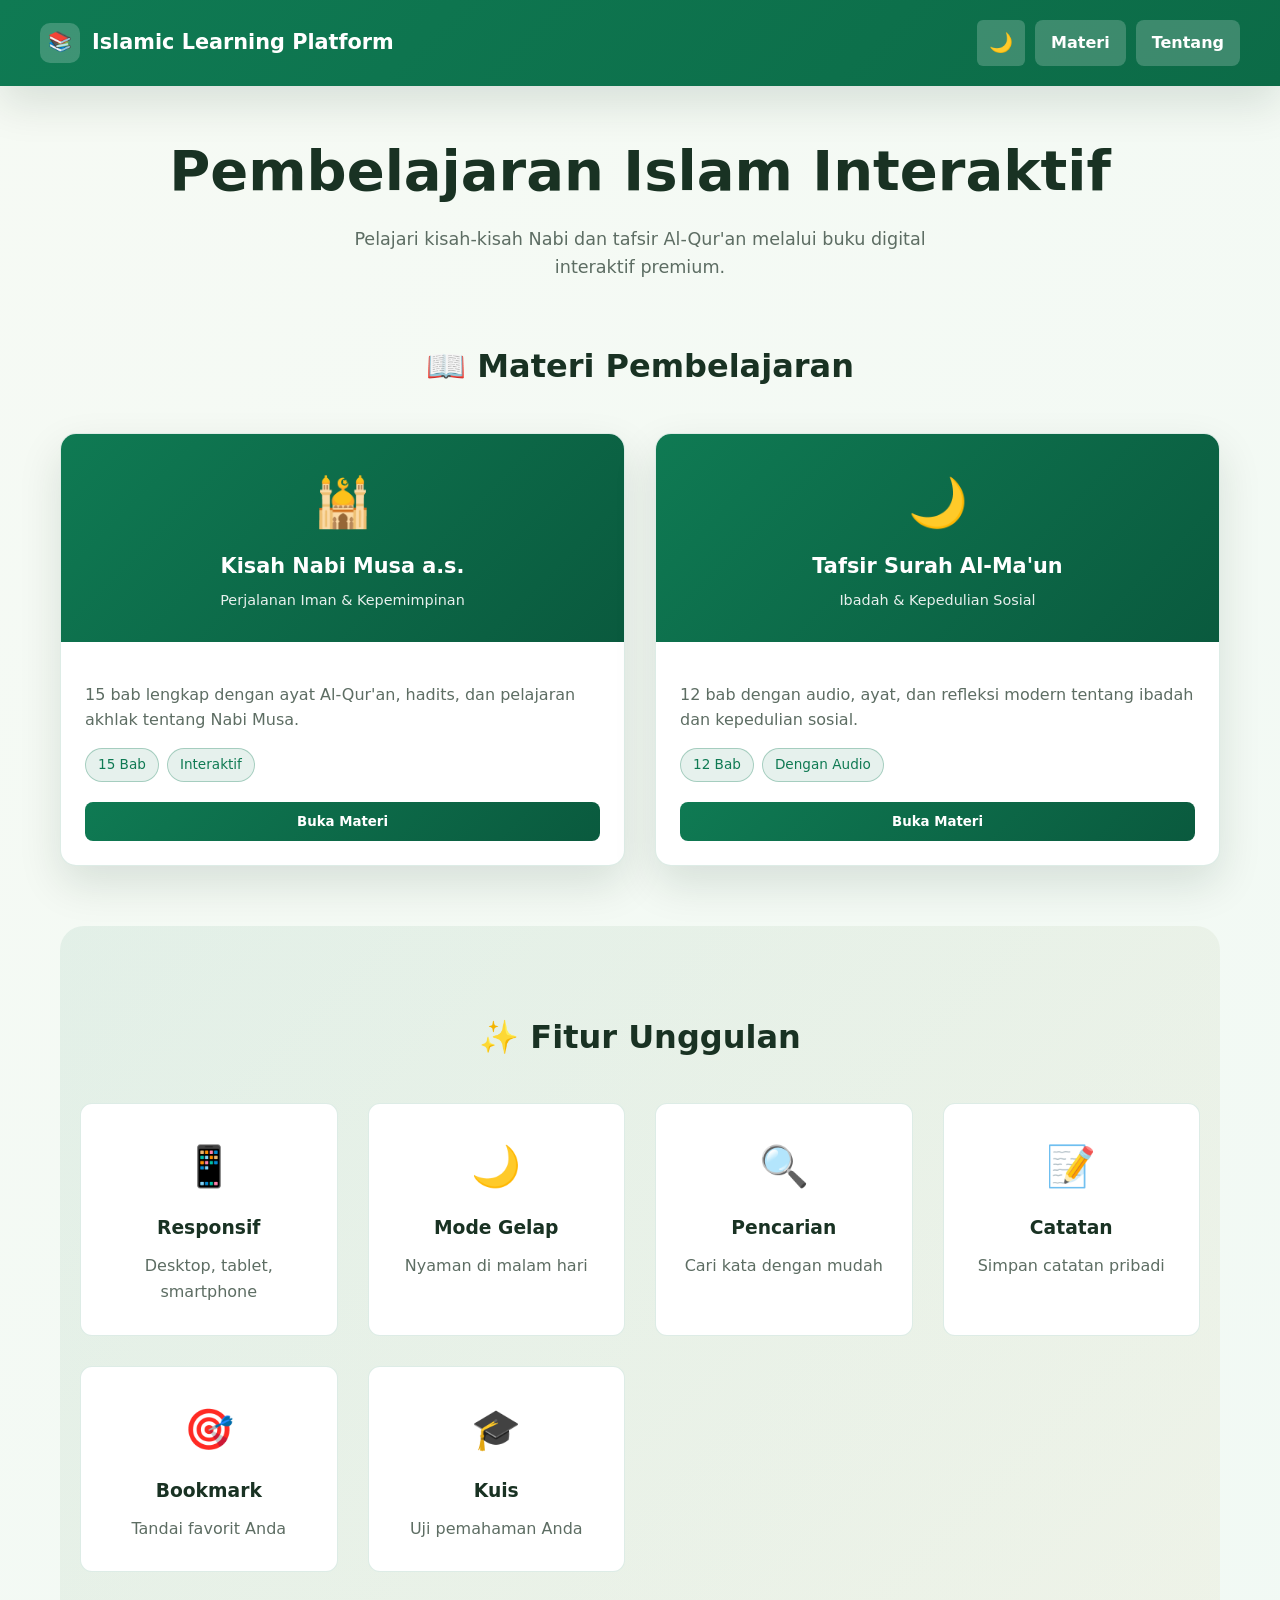
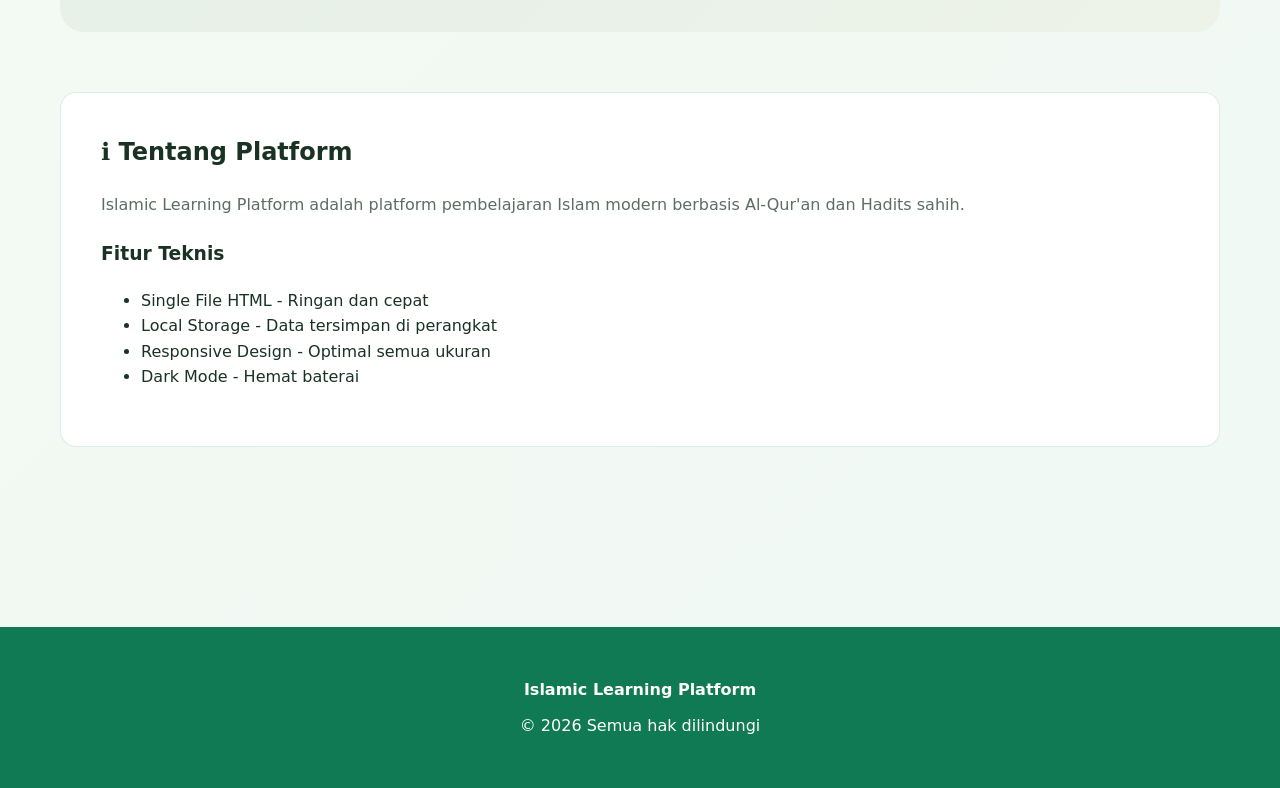
<file: index.html>
<!DOCTYPE html>
<html lang="id">
<head>
<meta charset="UTF-8">
<meta name="viewport" content="width=device-width, initial-scale=1.0">
<title>Islamic Learning Platform</title>
<meta name="description" content="Platform pembelajaran Islam interaktif">
<meta name="theme-color" content="#0f7a53">
<style>
*{box-sizing:border-box}:root{--primary:#0f7a53;--primary-dark:#0a5a3e;--secondary:#c7a65a;--bg:#f6faf4;--bg-dark:#08130d;--text:#193223;--text-light:#5d6d63;--card-bg:#fff;--border:rgba(15,122,83,.14);--shadow:0 18px 44px rgba(11,41,24,.12)}html{scroll-behavior:smooth}body{margin:0;font-family:"Comic Sans MS","Trebuchet MS",system-ui,sans-serif;background:linear-gradient(135deg,var(--bg) 0%,#f0f9f4 100%);color:var(--text);line-height:1.6;overflow-x:hidden}body.dark{background:linear-gradient(135deg,var(--bg-dark) 0%,#0e1c14 100%);color:#eef6ef;--text:#eef6ef;--card-bg:#112218;--border:rgba(229,247,233,.11)}a{color:inherit;text-decoration:none}img{max-width:100%;display:block}button{font-family:inherit;cursor:pointer}header{background:linear-gradient(135deg,var(--primary) 0%,#0c6b47 100%);color:white;padding:20px;box-shadow:var(--shadow);position:sticky;top:0;z-index:100}.header-container{max-width:1200px;margin:0 auto;display:flex;justify-content:space-between;align-items:center;gap:20px;flex-wrap:wrap}.brand{display:flex;align-items:center;gap:12px;font-size:1.3rem;font-weight:700}.brand-icon{width:40px;height:40px;background:rgba(255,255,255,.2);border-radius:10px;display:grid;place-items:center;font-size:1.2rem}.header-actions{display:flex;gap:10px}.btn{padding:10px 16px;border:none;border-radius:8px;background:rgba(255,255,255,.2);color:white;font-weight:600;transition:all .3s;cursor:pointer}.btn:hover{background:rgba(255,255,255,.3);transform:translateY(-2px)}.container{max-width:1200px;margin:0 auto;padding:40px 20px}.hero{text-align:center;margin-bottom:60px;animation:fadeIn .8s ease-in}.hero h1{font-size:clamp(2rem,5vw,3.5rem);margin:0 0 10px;color:var(--text)}.hero p{font-size:1.1rem;color:var(--text-light);max-width:600px;margin:0 auto 30px}.materials-section h2{text-align:center;font-size:2rem;margin-bottom:40px;color:var(--text)}.materials-grid{display:grid;grid-template-columns:repeat(auto-fit,minmax(320px,1fr));gap:30px;margin-bottom:60px}.material-card{background:var(--card-bg);border:1px solid var(--border);border-radius:16px;overflow:hidden;box-shadow:var(--shadow);transition:all .3s;display:flex;flex-direction:column}.material-card:hover{transform:translateY(-8px);box-shadow:0 24px 54px rgba(11,41,24,.2)}.material-header{background:linear-gradient(135deg,var(--primary),var(--primary-dark));color:white;padding:30px 20px;text-align:center;min-height:120px;display:flex;flex-direction:column;justify-content:center;align-items:center}.material-icon{font-size:3rem;margin-bottom:10px}.material-title{font-size:1.3rem;font-weight:700;margin:0}.material-subtitle{font-size:.9rem;opacity:.9;margin:5px 0 0}.material-content{padding:24px;flex:1;display:flex;flex-direction:column}.material-desc{color:var(--text-light);margin-bottom:15px;flex:1}.material-meta{display:flex;flex-wrap:wrap;gap:8px;margin-bottom:20px}.badge{display:inline-block;padding:5px 12px;background:rgba(15,122,83,.1);border:1px solid rgba(15,122,83,.3);border-radius:20px;font-size:.85rem;color:var(--primary)}.material-actions{display:grid;gap:10px}.btn-access{padding:12px 16px;background:linear-gradient(135deg,var(--primary),var(--primary-dark));color:white;border:none;border-radius:8px;font-weight:600;cursor:pointer;transition:all .3s}.btn-access:hover{transform:translateY(-2px);box-shadow:0 8px 20px rgba(15,122,83,.3)}.features{background:linear-gradient(135deg,rgba(15,122,83,.08) 0%,rgba(199,166,90,.08) 100%);padding:60px 20px;border-radius:24px;margin-bottom:60px}.features h2{text-align:center;font-size:2rem;margin-bottom:40px;color:var(--text)}.features-grid{display:grid;grid-template-columns:repeat(auto-fit,minmax(250px,1fr));gap:30px}.feature-item{background:var(--card-bg);padding:30px 20px;border-radius:12px;text-align:center;border:1px solid var(--border)}.feature-icon{font-size:2.5rem;margin-bottom:15px}.feature-item h3{margin:0 0 10px;color:var(--text)}.feature-item p{color:var(--text-light);margin:0}.about{background:var(--card-bg);border:1px solid var(--border);border-radius:16px;padding:40px;margin-bottom:60px}.about h2{color:var(--text);margin-top:0}.about p{color:var(--text-light);line-height:1.8}footer{background:var(--primary);color:white;text-align:center;padding:40px 20px;margin-top:80px}footer p{margin:10px 0}footer a{color:rgba(255,255,255,.8);text-decoration:underline}footer a:hover{color:white}.theme-toggle{background:rgba(255,255,255,.2);border:none;color:white;padding:8px 12px;border-radius:6px;cursor:pointer;font-size:1.2rem}.theme-toggle:hover{background:rgba(255,255,255,.3)}.modal{display:none;position:fixed;z-index:1000;left:0;top:0;width:100%;height:100%;background:rgba(0,0,0,.5)}.modal.active{display:flex;align-items:center;justify-content:center}.modal-content{background:var(--card-bg);padding:40px;border-radius:16px;max-width:500px;width:90%;position:relative}.modal-close{position:absolute;top:15px;right:15px;background:0;border:none;font-size:2rem;cursor:pointer;color:var(--text-light)}.modal-close:hover{color:var(--text)}.modal h2{margin-top:0;color:var(--text)}@keyframes fadeIn{from{opacity:0;transform:translateY(20px)}to{opacity:1;transform:translateY(0)}}@media (max-width:768px){.header-container{flex-direction:column;gap:15px}.materials-grid{grid-template-columns:1fr}.about{padding:30px 20px}}
</style>
</head>
<body>
<header>
<div class="header-container">
<div class="brand"><div class="brand-icon">📚</div><div>Islamic Learning Platform</div></div>
<div class="header-actions">
<button class="btn theme-toggle" id="themeToggle">🌙</button>
<a href="#materials" class="btn">Materi</a>
<a href="#about" class="btn">Tentang</a>
</div>
</div>
</header>

<div class="container">
<section class="hero">
<h1>Pembelajaran Islam Interaktif</h1>
<p>Pelajari kisah-kisah Nabi dan tafsir Al-Qur'an melalui buku digital interaktif premium.</p>
</section>

<section class="materials-section" id="materials">
<h2>📖 Materi Pembelajaran</h2>
<div class="materials-grid">
<div class="material-card">
<div class="material-header">
<div class="material-icon">🕌</div>
<h3 class="material-title">Kisah Nabi Musa a.s.</h3>
<p class="material-subtitle">Perjalanan Iman & Kepemimpinan</p>
</div>
<div class="material-content">
<p class="material-desc">15 bab lengkap dengan ayat Al-Qur'an, hadits, dan pelajaran akhlak tentang Nabi Musa.</p>
<div class="material-meta">
<span class="badge">15 Bab</span>
<span class="badge">Interaktif</span>
</div>
<button class="btn-access" onclick="openMaterial('kisah-nabi-musa')">Buka Materi</button>
</div>
</div>

<div class="material-card">
<div class="material-header">
<div class="material-icon">🌙</div>
<h3 class="material-title">Tafsir Surah Al-Ma'un</h3>
<p class="material-subtitle">Ibadah & Kepedulian Sosial</p>
</div>
<div class="material-content">
<p class="material-desc">12 bab dengan audio, ayat, dan refleksi modern tentang ibadah dan kepedulian sosial.</p>
<div class="material-meta">
<span class="badge">12 Bab</span>
<span class="badge">Dengan Audio</span>
</div>
<button class="btn-access" onclick="openMaterial('tafsir-al-maun')">Buka Materi</button>
</div>
</div>
</div>
</section>

<section class="features">
<h2>✨ Fitur Unggulan</h2>
<div class="features-grid">
<div class="feature-item"><div class="feature-icon">📱</div><h3>Responsif</h3><p>Desktop, tablet, smartphone</p></div>
<div class="feature-item"><div class="feature-icon">🌙</div><h3>Mode Gelap</h3><p>Nyaman di malam hari</p></div>
<div class="feature-item"><div class="feature-icon">🔍</div><h3>Pencarian</h3><p>Cari kata dengan mudah</p></div>
<div class="feature-item"><div class="feature-icon">📝</div><h3>Catatan</h3><p>Simpan catatan pribadi</p></div>
<div class="feature-item"><div class="feature-icon">🎯</div><h3>Bookmark</h3><p>Tandai favorit Anda</p></div>
<div class="feature-item"><div class="feature-icon">🎓</div><h3>Kuis</h3><p>Uji pemahaman Anda</p></div>
</div>
</section>

<section class="about" id="about">
<h2>ℹ️ Tentang Platform</h2>
<p>Islamic Learning Platform adalah platform pembelajaran Islam modern berbasis Al-Qur'an dan Hadits sahih.</p>
<h3>Fitur Teknis</h3>
<ul>
<li>Single File HTML - Ringan dan cepat</li>
<li>Local Storage - Data tersimpan di perangkat</li>
<li>Responsive Design - Optimal semua ukuran</li>
<li>Dark Mode - Hemat baterai</li>
</ul>
</section>
</div>

<div id="materialModal" class="modal">
<div class="modal-content">
<button class="modal-close" onclick="closeMaterial()">&times;</button>
<h2 id="modalTitle">Buka Materi</h2>
<p id="modalDesc"></p>
<div style="display:grid;grid-template-columns:1fr 1fr;gap:10px;margin-top:20px">
<button class="btn" onclick="closeMaterial()">Batal</button>
<button class="btn-access" id="confirmBtn">Lanjutkan</button>
</div>
</div>
</div>

<footer>
<p><strong>Islamic Learning Platform</strong></p>
<p>© 2026 Semua hak dilindungi</p>
</footer>

<script>
const materials={'kisah-nabi-musa':{title:'Kisah Nabi Musa a.s.',desc:'Buku digital tentang Nabi Musa dengan 15 bab lengkap.',file:'kisah-nabi-musa-interaktif_v3.html'},'tafsir-al-maun':{title:'Tafsir Surah Al-Ma\'un',desc:'Tafsir surah Al-Ma\'un dengan 12 bab dan audio.',file:'tafsir-al-maun-interaktif.html'}};
function openMaterial(id){const m=materials[id];if(!m)return;document.getElementById('modalTitle').textContent=m.title;document.getElementById('modalDesc').textContent=m.desc;document.getElementById('confirmBtn').onclick=()=>{window.location.href=m.file};document.getElementById('materialModal').classList.add('active')}
function closeMaterial(){document.getElementById('materialModal').classList.remove('active')}
const t=document.getElementById('themeToggle'),s=localStorage.getItem('ilp-theme')||'light';
function applyTheme(theme){document.body.classList.toggle('dark',theme==='dark');t.textContent=theme==='dark'?'☀️':'🌙';localStorage.setItem('ilp-theme',theme)}
applyTheme(s);t.addEventListener('click',()=>{const dark=document.body.classList.contains('dark');applyTheme(dark?'light':'dark')});
document.getElementById('materialModal').addEventListener('click',(e)=>{if(e.target.id==='materialModal')closeMaterial()});
</script>
</body>
</html>
</file>
